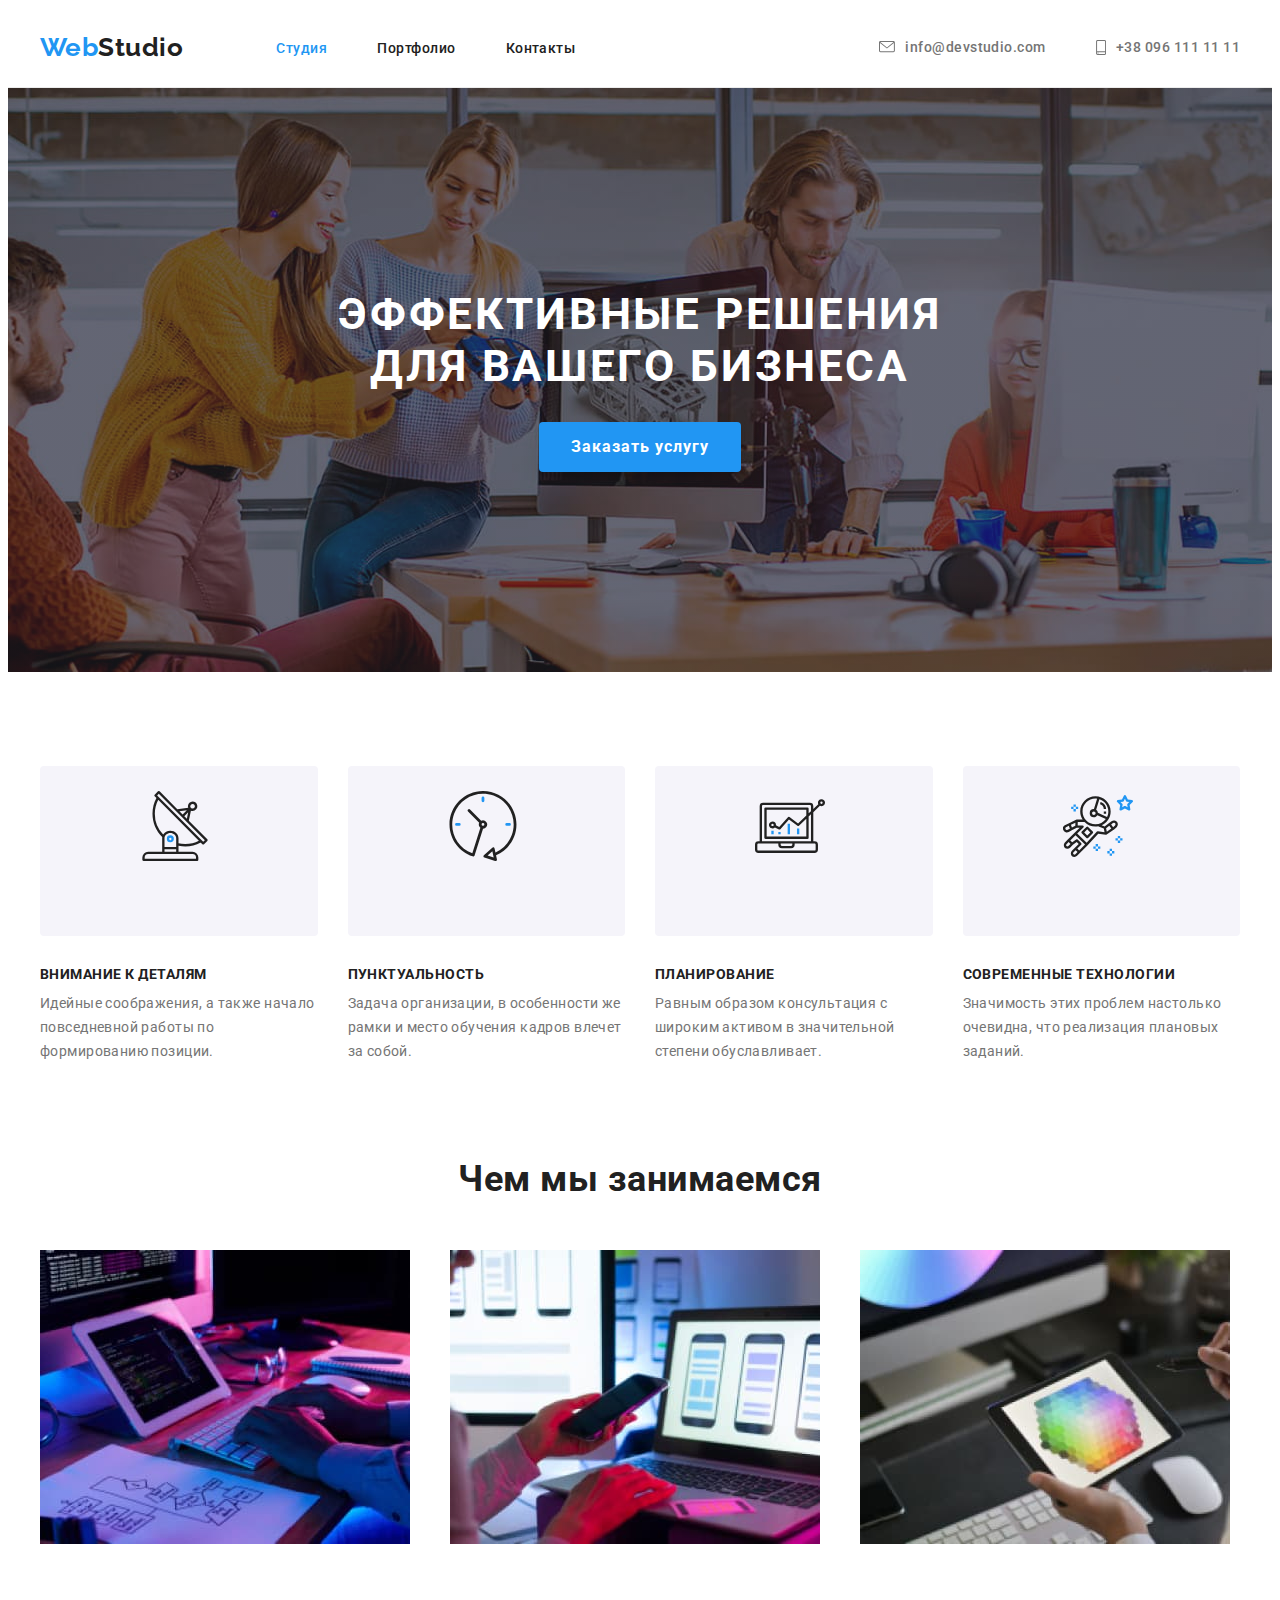
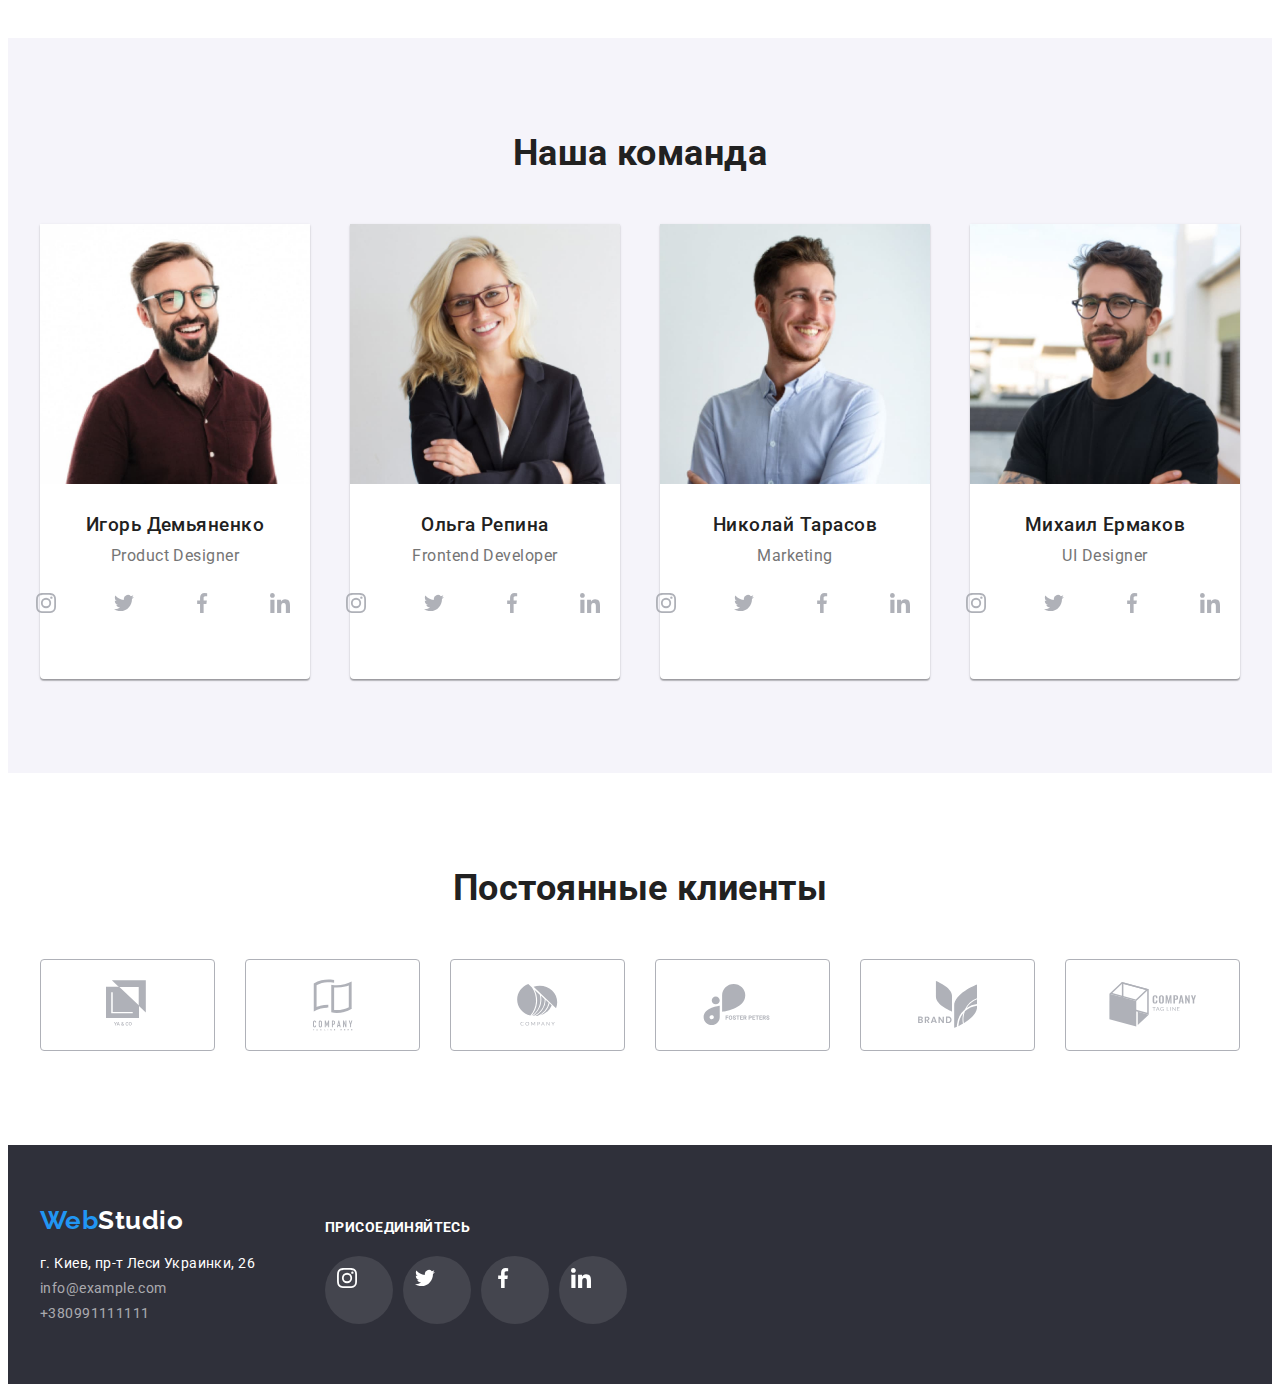
<file: index.html>
<!DOCTYPE html>
<html lang="ru">
  <head>
    <meta charset="UTF-8" />
    <meta name="viewport" content="width=1600, initial-scale=1.0" />
    <link href="https://fonts.googleapis.com/css2?family=Raleway:wght@400;700;900&family=Roboto:ital,wght@0,400;0,500;0,900;1,700&display=swap" rel="stylesheet" />
    <link
      rel="stylesheet"
      href="https://cdnjs.cloudflare.com/ajax/libs/modern-normalize/1.0.0/modern-normalize.min.css"
      integrity="sha512-ISS7cAi1PEhQ8jnbJpJZMd29NlhNj4AWYyLOSp2CE/CsHxTCu+r+t0D2yoJudVrd0/8fTVPUVDzY5Tvli75u/g=="
      crossorigin="anonymous"
    />
    <link rel="stylesheet" href="./css/common-styles.css" />
    <link rel="stylesheet" href="./css/home.css" />
    <title>Web Studio - главная страница</title>
  </head>
  <body>
    <header class="page-header flexbox">
      <div class="container flexbox justify-center">
        <nav class="main-nav flexbox justify-center">
          <a href="./index.html" class="logo"><span class="accent">Web</span>Studio</a>
          <ul class="site-nav flexbox list">
            <li class="item"><a href="./" class="link current">Студия</a></li>
            <li class="item"><a href="./portfolio.html" class="link">Портфолио</a></li>
            <li class="item"><a href="./" class="link">Контакты</a></li>
          </ul>
        </nav>
        <ul class="header-contacts flexbox list">
          <li class="item">
            <a href="mailto:info@devstudio.com" class="link">
              <svg width="16px" height="12px">
                <use href="./images/sprite.svg#mail"></use>
              </svg>
              info@devstudio.com
            </a>
          </li>
          <li class="item">
            <a href="tel:+380961111111" class="link">
              <svg width="10px" height="15px">
                <use href="./images/sprite.svg#smartphone"></use>
              </svg>
              +38 096 111 11 11
            </a>
          </li>
        </ul>
      </div>
    </header>
    <main>
      <section class="hero">
        <div class="container hero-container">
          <h1 class="hero-title">Эффективные решения <br />для вашего бизнеса</h1>
          <a href="./" class="hero-btn">Заказать услугу</a>
        </div>
      </section>
      <section class="section features">
        <div class="container">
          <ul class="features-list list flexbox">
            <li class="features-grid">
              <div class="image-container">
                <svg width="70" height="70"><use href="./images/sprite.svg#antenna"></use></svg>
              </div>
              <h3 class="item-title">Внимание к деталям</h3>
              <p class="item-text">Идейные соображения, а также начало повседневной работы по формированию позиции.</p>
            </li>
            <li class="features-grid">
              <div class="image-container">
                <svg width="70" height="70">
                  <use href="./images/sprite.svg#clock"></use>
                </svg>
              </div>
              <h3 class="item-title">Пунктуальность</h3>
              <p class="item-text">Задача организации, в особенности же рамки и место обучения кадров влечет за собой.</p>
            </li>
            <li class="features-grid">
              <div class="image-container">
                <svg width="70" height="70">
                  <use href="./images/sprite.svg#diagram"></use>
                </svg>
              </div>
              <h3 class="item-title">Планирование</h3>
              <p class="item-text">Равным образом консультация с широким активом в значительной степени обуславливает.</p>
            </li>
            <li class="features-grid">
              <div class="image-container">
                <svg width="70" height="70">
                  <use href="./images/sprite.svg#astronaut"></use>
                </svg>
              </div>
              <h3 class="item-title">Современные технологии</h3>
              <p class="item-text">Значимость этих проблем настолько очевидна, что реализация плановых заданий.</p>
            </li>
          </ul>
        </div>
      </section>
      <section class="section our-work">
        <div class="container">
          <h2 class="section-title">Чем мы занимаемся</h2>
          <ul class="grid list">
            <li class="grid-item">
              <img src="./images/content-img-1.jpg" alt="Планшет и клавиатура" width="370" />
            </li>

            <li class="grid-item">
              <img src="./images/content-img-2.jpg" alt="Смартфон" width="370" />
            </li>
            <li class="grid-item">
              <img src="./images/content-img-3.jpg" alt="Планшет с палитрой" width="370" />
            </li>
          </ul>
        </div>
      </section>
      <section class="section team">
        <div class="container">
          <h2 class="section-title">Наша команда</h2>
          <ul class="team-grid flexbox list">
            <li class="grid-item">
              <div class="team-card">
                <img src="./images/igor-dem.jpg" alt="Игорь Демьяненко" width="270" />
                <h3 class="team-name">Игорь Демьяненко</h3>
                <p class="team-position">Product Designer</p>
                <div class="sl">
                  <ul class="list flexbox social-links">
                    <li class="list-link">
                      <a class="link" href="">
                        <svg class="link-icon">
                          <use href="./images/sprite.svg#instagram"></use>
                        </svg>
                      </a>
                    </li>
                    <li class="list-link">
                      <a class="link" href=""
                        ><svg class="link-icon">
                          <use href="./images/sprite.svg#twitter"></use>
                        </svg>
                      </a>
                    </li>
                    <li class="list-link">
                      <a class="link" href=""
                        ><svg class="link-icon">
                          <use href="./images/sprite.svg#facebook"></use>
                        </svg>
                      </a>
                    </li>
                    <li class="list-link">
                      <a class="link" href="">
                        <svg class="link-icon">
                          <use href="./images/sprite.svg#linkedin"></use>
                        </svg>
                      </a>
                    </li>
                  </ul>
                </div>
              </div>
            </li>
            <li class="grid-item">
              <div class="team-card">
                <img src="./images/olga-repina.jpg" alt="Ольга Репина" width="270" />
                <h3 class="team-name">Ольга Репина</h3>
                <p class="team-position">Frontend Developer</p>
                <div class="sl">
                  <ul class="list flexbox social-links">
                    <li class="list-link">
                      <a class="link" href="">
                        <svg class="link-icon">
                          <use href="./images/sprite.svg#instagram"></use>
                        </svg>
                      </a>
                    </li>
                    <li class="list-link">
                      <a class="link" href=""
                        ><svg class="link-icon">
                          <use href="./images/sprite.svg#twitter"></use>
                        </svg>
                      </a>
                    </li>
                    <li class="list-link">
                      <a class="link" href=""
                        ><svg class="link-icon">
                          <use href="./images/sprite.svg#facebook"></use>
                        </svg>
                      </a>
                    </li>
                    <li class="list-link">
                      <a class="link" href=""
                        ><svg class="link-icon">
                          <use href="./images/sprite.svg#linkedin"></use>
                        </svg>
                      </a>
                    </li>
                  </ul>
                </div>
              </div>
            </li>
            <li class="grid-item">
              <div class="team-card">
                <img src="./images/nikolay-tarasov.jpg" alt="Николай Тарасов" width="270" />
                <h3 class="team-name">Николай Тарасов</h3>
                <p class="team-position">Marketing</p>
                <div class="sl">
                  <ul class="list flexbox social-links">
                    <li class="list-link">
                      <a class="link" href="">
                        <svg class="link-icon">
                          <use href="./images/sprite.svg#instagram"></use>
                        </svg>
                      </a>
                    </li>
                    <li class="list-link">
                      <a class="link" href=""
                        ><svg class="link-icon">
                          <use href="./images/sprite.svg#twitter"></use>
                        </svg>
                      </a>
                    </li>
                    <li class="list-link">
                      <a class="link" href=""
                        ><svg class="link-icon">
                          <use href="./images/sprite.svg#facebook"></use>
                        </svg>
                      </a>
                    </li>
                    <li class="list-link">
                      <a class="link" href=""
                        ><svg class="link-icon">
                          <use href="./images/sprite.svg#linkedin"></use>
                        </svg>
                      </a>
                    </li>
                  </ul>
                </div>
              </div>
            </li>
            <li class="grid-item">
              <div class="team-card">
                <img src="./images/mihail-ermakov.jpg" alt="Михаил Ермаков" width="270" />
                <h3 class="team-name">Михаил Ермаков</h3>
                <p class="team-position">UI Designer</p>
                <div class="sl">
                  <ul class="list flexbox social-links">
                    <li class="list-link">
                      <a class="link" href="">
                        <svg class="link-icon">
                          <use href="./images/sprite.svg#instagram"></use>
                        </svg>
                      </a>
                    </li>
                    <li class="list-link">
                      <a class="link" href=""
                        ><svg class="link-icon">
                          <use href="./images/sprite.svg#twitter"></use>
                        </svg>
                      </a>
                    </li>
                    <li class="list-link">
                      <a class="link" href=""
                        ><svg class="link-icon">
                          <use href="./images/sprite.svg#facebook"></use>
                        </svg>
                      </a>
                    </li>
                    <li class="list-link">
                      <a class="link" href=""
                        ><svg class="link-icon">
                          <use href="./images/sprite.svg#linkedin"></use>
                        </svg>
                      </a>
                    </li>
                  </ul>
                </div>
              </div>
            </li>
          </ul>
        </div>
      </section>
      <section class="section">
        <div class="brand container">
          <h2 class="section-title">Постоянные клиенты</h2>
          <ul class="list flexbox">
            <li class="brand-list">
              <a class="brand-link" href="">
                <svg width="44" height="49"><use href="./images/sprite.svg#brand-1"></use></svg>
              </a>
            </li>
            <li class="brand-list">
              <a class="brand-link" href=""
                ><svg width="40" height="52">
                  <use href="./images/sprite.svg#brand-2"></use>
                </svg>
              </a>
            </li>
            <li class="brand-list">
              <a class="brand-link" href="">
                <svg width="41" height="42">
                  <use href="./images/sprite.svg#brand-3"></use>
                </svg>
              </a>
            </li>
            <li class="brand-list">
              <a class="brand-link" href=""
                ><svg width="80" height="42">
                  <use href="./images/sprite.svg#brand-4"></use>
                </svg>
              </a>
            </li>
            <li class="brand-list">
              <a class="brand-link" href="">
                <svg width="59" height="47">
                  <use href="./images/sprite.svg#brand-5"></use>
                </svg>
              </a>
            </li>
            <li class="brand-list">
              <a class="brand-link" href=""
                ><svg width="88" height="45">
                  <use href="./images/sprite.svg#brand-6"></use>
                </svg>
              </a>
            </li>
          </ul>
        </div>
      </section>
    </main>
    <footer class="footer">
      <div class="container flexbox">
        <div class="adress-container">
          <a href="./" class="footer-logo"><span class="accent">Web</span>Studio</a>
          <address class="address">
            <span class="adress-text">г. Киев, пр-т Леси Украинки, 26</span>
            <a href="mailto:info@example.com" class="address-item">info@example.com</a>
            <a href="tel:+380991111111" class="address-item">+380991111111</a>
          </address>
        </div>
        <div class="social-join-us">
          <h2>Присоединяйтесь</h2>
          <div class="join-us">
            <ul class="list flexbox social-links">
              <li class="list-link">
                <a class="join" href="">
                  <svg class="link-icon">
                    <use href="./images/sprite.svg#instagram"></use>
                  </svg>
                </a>
              </li>
              <li class="list-link">
                <a class="join" href=""
                  ><svg class="link-icon">
                    <use href="./images/sprite.svg#twitter"></use>
                  </svg>
                </a>
              </li>
              <li class="list-link">
                <a class="join" href=""
                  ><svg class="link-icon">
                    <use href="./images/sprite.svg#facebook"></use>
                  </svg>
                </a>
              </li>
              <li class="list-link">
                <a class="join" href=""
                  ><svg class="link-icon">
                    <use href="./images/sprite.svg#linkedin"></use>
                  </svg>
                </a>
              </li>
            </ul>
          </div>
        </div>
      </div>
    </footer>
  </body>
</html>
</file>
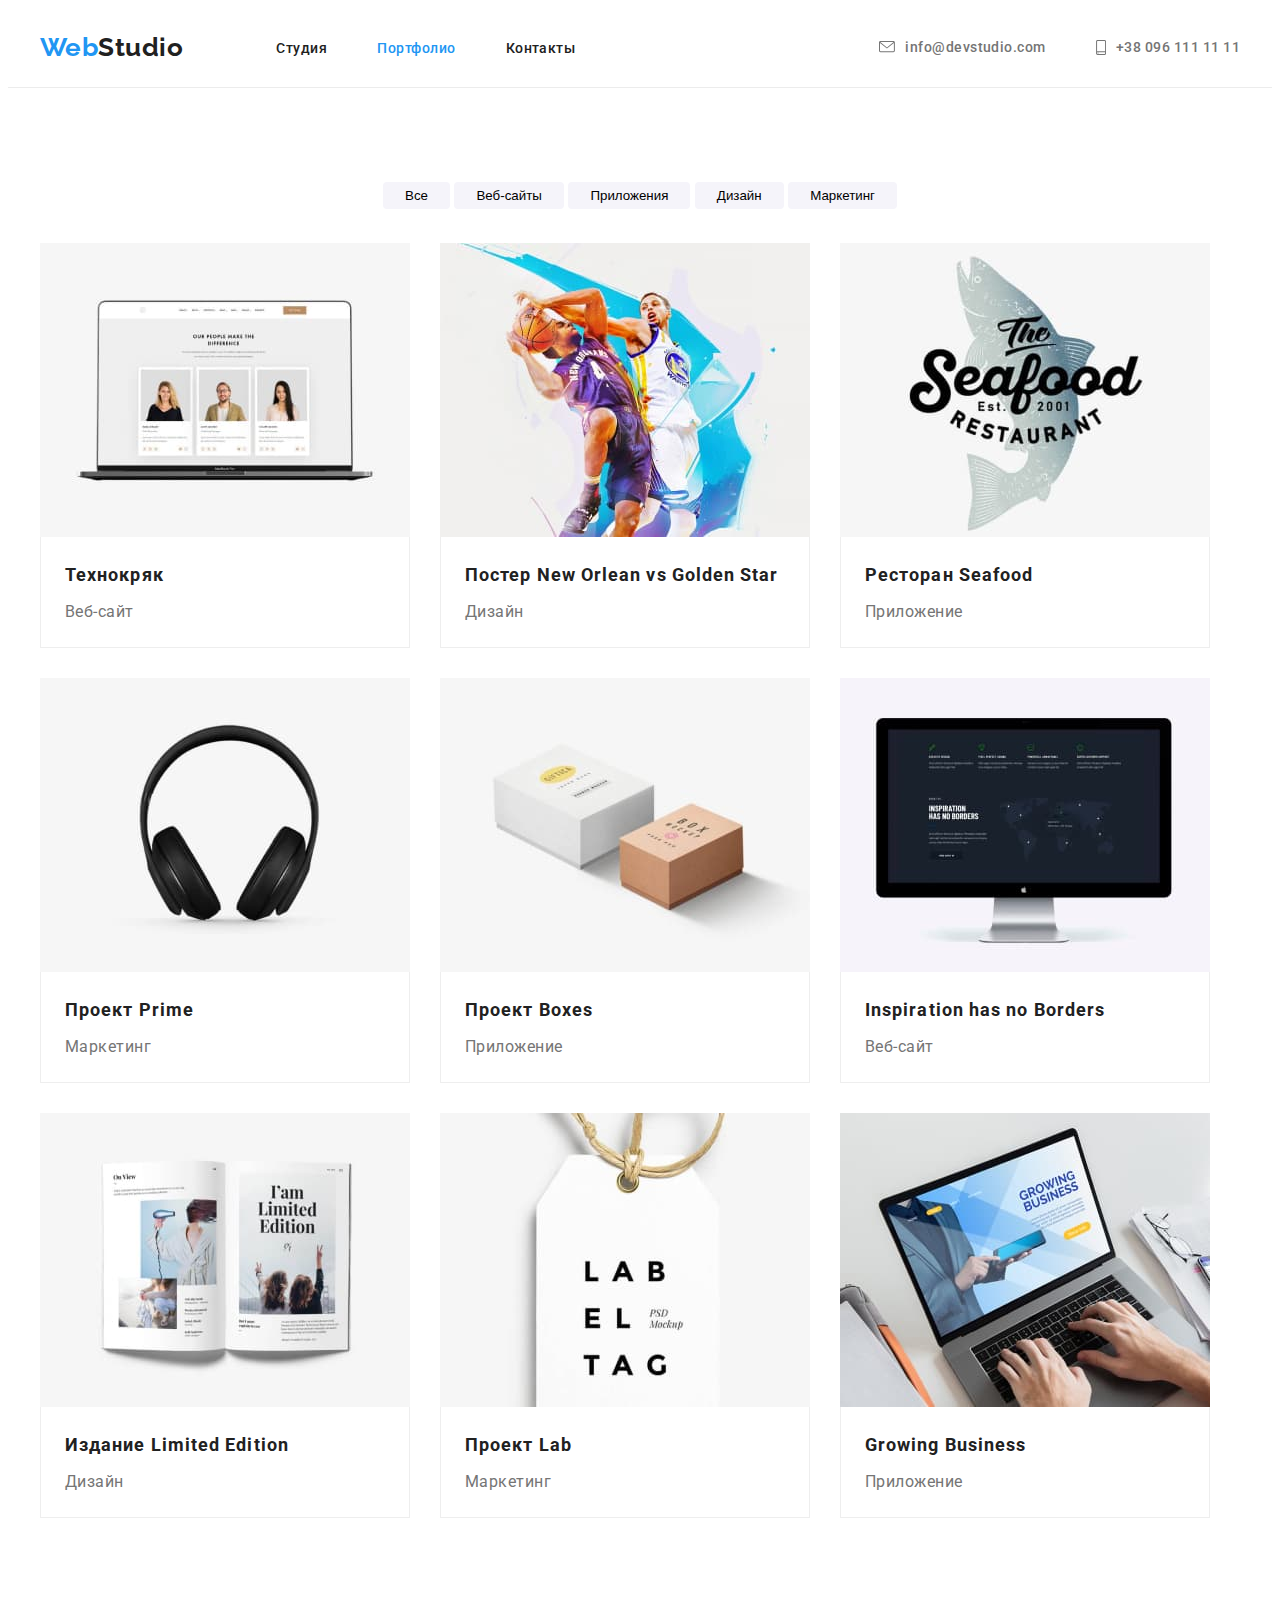
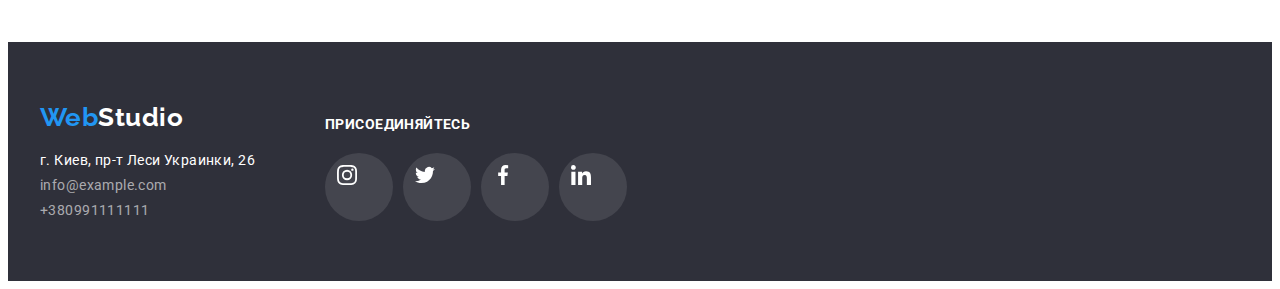
<file: portfolio.html>
<!DOCTYPE html>
<html lang="ru">
  <head>
    <meta charset="UTF-8" />
    <meta name="viewport" content="width=1600, initial-scale=1.0" />
    <link href="https://fonts.googleapis.com/css2?family=Raleway:wght@400;700;900&family=Roboto:ital,wght@0,400;0,500;0,900;1,700&display=swap" rel="stylesheet" />
    <link
      rel="stylesheet"
      href="https://cdnjs.cloudflare.com/ajax/libs/modern-normalize/1.0.0/modern-normalize.min.css"
      integrity="sha512-ISS7cAi1PEhQ8jnbJpJZMd29NlhNj4AWYyLOSp2CE/CsHxTCu+r+t0D2yoJudVrd0/8fTVPUVDzY5Tvli75u/g=="
      crossorigin="anonymous"
    />
    <link rel="stylesheet" href="./css/common-styles.css" />
    <link rel="stylesheet" href="./css/portfolio.css" />

    <title>Web Studio - Портфолио</title>
  </head>
  <body>
    <header class="page-header flexbox">
      <div class="container flexbox justify-center">
        <nav class="main-nav flexbox justify-center">
          <a href="./index.html" class="logo"><span class="accent">Web</span>Studio</a>
          <ul class="site-nav flexbox list">
            <li class="item"><a href="./" class="link">Студия</a></li>
            <li class="item"><a href="./portfolio.html" class="link current">Портфолио</a></li>
            <li class="item"><a href="./" class="link">Контакты</a></li>
          </ul>
        </nav>
        <ul class="header-contacts flexbox list">
          <li class="item">
            <a href="mailto:info@devstudio.com" class="link">
              <svg width="16px" height="12px">
                <use href="./images/sprite.svg#mail"></use>
              </svg>
              info@devstudio.com
            </a>
          </li>
          <li class="item">
            <a href="tel:+380961111111" class="link">
              <svg width="10px" height="15px">
                <use href="./images/sprite.svg#smartphone"></use>
              </svg>
              +38 096 111 11 11
            </a>
          </li>
        </ul>
      </div>
    </header>
    <div class="container our-examples">
      <!-- <h1>Наши работы</h1> -->
      <div class="btn-container">
        <button type="button" class="btn">Все</button>
        <button type="button" class="btn">Веб-сайты</button>
        <button type="button" class="btn">Приложения</button>
        <button type="button" class="btn">Дизайн</button>
        <button type="button" class="btn">Маркетинг</button>
      </div>
      <div class="grid-container">
        <ul class="card-grid flexbox list">
          <li class="grid-item">
            <div class="grid-item-container">
              <a href="">
                <img src="./images/techcrack.jpg" alt="Экран ноутбука" width="370" />
                <div class="list-container">
                  <h2 class="list-title">Технокряк</h2>
                  <p class="list-text">Веб-сайт</p>
                </div></a
              >
            </div>
          </li>
          <li class="grid-item">
            <div class="grid-item-container">
              <a href="">
                <img src="./images/new-orlean.jpg" alt="Баскетболисты" width="370" />
                <div class="list-container">
                  <h2 class="list-title">Постер New Orlean vs Golden Star</h2>
                  <p class="list-text">Дизайн</p>
                </div>
              </a>
            </div>
          </li>
          <li class="grid-item">
            <div class="grid-item-container">
              <a href="">
                <img src="./images/seafood.jpg" alt="Рыба" width="370" />
                <div class="list-container">
                  <h2 class="list-title">Ресторан Seafood</h2>
                  <p class="list-text">Приложение</p>
                </div>
              </a>
            </div>
          </li>
          <li class="grid-item">
            <div class="grid-item-container">
              <a href="">
                <img src="./images/project-prime.jpg" alt="Наушники" width="370" />
                <div class="list-container">
                  <h2 class="list-title">Проект Prime</h2>
                  <p class="list-text">Маркетинг</p>
                </div>
              </a>
            </div>
          </li>
          <li class="grid-item">
            <div class="grid-item-container">
              <a href="">
                <img src="./images/project-boxes.jpg" alt="Коробки" width="370" />
                <div class="list-container">
                  <h2 class="list-title">Проект Boxes</h2>
                  <p class="list-text">Приложение</p>
                </div>
              </a>
            </div>
          </li>
          <li class="grid-item">
            <div class="grid-item-container">
              <a href="">
                <img src="./images/inspiration.jpg" alt="Экран iMac" width="370" />
                <div class="list-container">
                  <h2 class="list-title">Inspiration has no Borders</h2>
                  <p class="list-text">Веб-сайт</p>
                </div>
              </a>
            </div>
          </li>
          <li class="grid-item">
            <div class="grid-item-container">
              <a href="">
                <img src="./images/limited-edition.jpg" alt="Книга" width="370" />
                <div class="list-container">
                  <h2 class="list-title">Издание Limited Edition</h2>
                  <p class="list-text">Дизайн</p>
                </div>
              </a>
            </div>
          </li>
          <li class="grid-item">
            <div class="grid-item-container">
              <a href="">
                <img src="./images/project-lab.jpg" alt="Lab el Tag" width="370" />
                <div class="list-container">
                  <h2 class="list-title">Проект Lab</h2>
                  <p class="list-text">Маркетинг</p>
                </div>
              </a>
            </div>
          </li>
          <li class="grid-item">
            <div class="grid-item-container">
              <a href="">
                <img src="./images/growing-business.jpg" alt="Ноутбук" width="370" />
                <div class="list-container">
                  <h2 class="list-title">Growing Business</h2>
                  <p class="list-text">Приложение</p>
                </div>
              </a>
            </div>
          </li>
        </ul>
      </div>
    </div>
    <footer class="footer">
      <div class="container flexbox">
        <div class="adress-container">
          <a href="./" class="footer-logo"><span class="accent">Web</span>Studio</a>
          <address class="address">
            <span class="adress-text">г. Киев, пр-т Леси Украинки, 26</span>
            <a href="mailto:info@example.com" class="address-item">info@example.com</a>
            <a href="tel:+380991111111" class="address-item">+380991111111</a>
          </address>
        </div>
        <div class="social-join-us">
          <h2>Присоединяйтесь</h2>
          <div class="join-us">
            <ul class="list flexbox social-links">
              <li class="list-link">
                <a class="join" href="">
                  <svg class="link-icon">
                    <use href="./images/sprite.svg#instagram"></use>
                  </svg>
                </a>
              </li>
              <li class="list-link">
                <a class="join" href=""
                  ><svg class="link-icon">
                    <use href="./images/sprite.svg#twitter"></use>
                  </svg>
                </a>
              </li>
              <li class="list-link">
                <a class="join" href=""
                  ><svg class="link-icon">
                    <use href="./images/sprite.svg#facebook"></use>
                  </svg>
                </a>
              </li>
              <li class="list-link">
                <a class="join" href=""
                  ><svg class="link-icon">
                    <use href="./images/sprite.svg#linkedin"></use>
                  </svg>
                </a>
              </li>
            </ul>
          </div>
        </div>
      </div>
    </footer>
  </body>
</html>
</file>
<file: css/common-styles.css>
/*
Основной цвет текста: #212121
Вторичный цвет текста: #757575
Основной акцент: #2196F3
Белый текст и основной фон: #FFFFFF
Цвет текста футера: rgba(255, 255, 255, 0.6);
Вторичный цвет фона: #2F303A
*/

:root {
  --primary-text-color: #212121;
  --secondary-text-color: #757575;
  --main-accent: #2196f3;
  --pure-white-color: #ffffff;
  --footer-text-color: rgba(255, 255, 255, 0.6);
  --secondary-bg-color: #2f303a;
}

h1,
h2,
h3,
p {
  margin: 0px;
  padding: 0px;
}

img {
  display: block;
}

.list {
  list-style: none;
  margin: 0px;
  padding: 0px;
}

.flexbox {
  display: flex;
}

.page-header {
  background-color: var(--pure-white-color);
  padding-top: 24px;
  padding-bottom: 25px;
  border-bottom: 1px solid #ececec;
}

.container {
  width: 1200px;
  padding: 0px 15px 0 15px;
  margin-top: 0px;
  margin-bottom: 0px;
  margin-right: auto;
  margin-left: auto;
  /*outline: 2px solid tomato;*/
}
.justify-center {
  align-items: center;
  justify-content: flex-end;
}
/* шапка странички*/
.main-nav {
  margin-right: auto;
}

.logo {
  text-decoration: none;
  color: var(--primary-text-color);
  font-family: Raleway, sans-serif;
  font-weight: 700;
  font-size: 26px;
  inline-size: 1.2;
}
.accent {
  color: var(--main-accent);
}
.site-nav {
  margin-left: 93px;
}
.site-nav .link {
  text-decoration: none;
  color: var(--primary-text-color);
  font-weight: 500;
  font-size: 14px;
  margin: 0px;
}
.main-nav .item:not(:last-child) {
  margin-right: 50px;
}
.site-nav .link:hover,
.site-nav .link:focus {
  color: var(--main-accent);
}

.site-nav .current {
  color: var(--main-accent);
}

.header-contacts .link {
  text-decoration: none;
  font-family: Roboto;
  font-weight: 500;
  font-size: 14px;
  color: var(--secondary-text-color);
}

.header-contacts .link:hover,
.header-contacts .link:focus {
  color: var(--main-accent);
  text-decoration: underline;
}

.header-contacts .item:not(:last-child) {
  margin-right: 50px;
}
.header-contacts a {
  display: flex;
  flex-direction: row;
  align-items: center;
}
.header-contacts svg {
  display: inline-block;
  margin-right: 10px;
  fill: #757575;
}

.header-contacts .link:hover svg,
.header-contacts .link:focus svg {
  fill: var(--main-accent);
}

/* футер */

.footer {
  font-weight: 400;
  font-style: normal;
  font-size: 14px;
  background-color: var(--secondary-bg-color);
  padding-top: 60px;
  padding-bottom: 60px;
}
.footer-logo {
  text-decoration: none;
  color: var(--pure-white-color);
  font-family: Raleway, sans-serif;
  font-weight: 700;
  font-size: 26px;
  inline-size: 1.2;
}
.address {
  font-weight: 400;
  font-style: normal;
  color: var(--pure-white-color);
  letter-spacing: 0.03em;
  margin-top: 20px;
}
.adress-text {
  display: block;
}
.address-item {
  display: block;
  text-decoration: none;
  font-family: Roboto;
  font-weight: 400;
  font-size: 14px;
  color: var(--footer-text-color);
  margin-top: 9px;
}

.address-item:hover,
.address-item:focus {
  color: var(--main-accent);
  text-decoration: underline;
}
.adress-container {
  display: flex;
  flex-direction: column;
  margin-right: 70px;
}

.social-links .link {
  display: block;
  width: 44px;
  height: 44px;
  padding: 12px;
  fill: #afb1b8;
}

.list-link {
  margin-right: 10px;
  flex-basis: calc((100% - 3 * 10px) / 4);
}

.list-link:last-child {
  margin-right: 0px;
}

.link-icon {
  display: block;
  width: 20px;
  height: 20px;
}

.join-us {
  padding-top: 20px;
}

.social-join-us h2 {
  font-weight: 700;
  font-size: 14px;
  line-height: 1.14;
  letter-spacing: 0.03em;
  text-transform: uppercase;
  color: var(--pure-white-color);
  margin-top: 15px;
}

.social-links .join {
  display: block;
  width: 44px;
  height: 44px;
  padding: 12px;
  fill: #ffffff;
}

.social-links .join {
  background-color: rgba(255, 255, 255, 0.1);
  border-radius: 50%;
}
.social-links .join:hover,
.social-links .join:focus {
  background-color: var(--main-accent);
  border-radius: 50%;
}
</file>
<file: css/home.css>
body {
  color: var(--secondary-text-color);
  background-color: var(--pure-white-color);
  font-family: Roboto;
  letter-spacing: 0.03em;
}

.hero {
  background-color: #c4c4c4;
  padding-top: 200px;
  padding-bottom: 200px;
  background-image: linear-gradient(rgba(47, 48, 58, 0.4) 50%, rgba(47, 48, 58, 0.4) 50%), url(../images/hero-bg.jpg);
  background-position: center, center;
  background-repeat: no-repeat, no-repeat;
  background-size: 1600px, 1600px;
}

.hero-container {
  text-align: center;
  width: 696px;
}

.hero-title {
  text-decoration: none;
  font-weight: 700;
  font-size: 44px;
  color: var(--pure-white-color);
  text-align: center;
  text-transform: uppercase;
  letter-spacing: 0.06em;
}

.hero-btn {
  display: inline-block;
  text-decoration: none;
  padding: 10px 32px;
  margin-top: 30px;
  border-radius: 4px;
  font-weight: 700;
  font-size: 16px;
  line-height: 1.87;
  letter-spacing: 0.06em;
  color: var(--pure-white-color);
  background-color: var(--main-accent);
  box-shadow: 0px 4px 4px rgba(0, 0, 0, 0.15);
}

.image-container {
  width: auto;
  height: 120px;
  background-color: #f5f4fa;
  border-radius: 4px;
  margin-bottom: 30px;
  padding: 25px 100px;
}

.section-title {
  color: var(--primary-text-color);
  font-size: 36px;
  font-weight: 700;
}
.section .item-title {
  color: var(--primary-text-color);
  text-transform: uppercase;
  font-size: 14px;
}

/*Секция: Наши преимущества*/
.features {
  padding-top: 94px;
  padding-bottom: 94px;
}

.section.features .item-text {
  font-weight: 400;
  margin-top: 10px;
  line-height: 1.71;
  font-size: 14px;
  letter-spacing: 0.03em;
}

.features-list {
  display: flex;
  flex-direction: row;
  flex-wrap: wrap;
  /*margin-right: -30px;
  margin-bottom: -30px;*/
}
.features-grid {
  /*outline: 1px solid teal;*/
  margin-right: 30px;
  /*margin-bottom: 30px;*/
  flex-basis: calc((100% - 3 * 30px) / 4);
}

.features-grid:nth-child(4n) {
  margin-right: 0px;
}

/*Секция: Чем мы занимаемся*/

.section.our-work {
  padding-top: 0px;
  padding-bottom: 94px;
  text-align: center;
}

.section.our-work .grid {
  display: flex;
  flex-direction: row;
  flex-wrap: wrap;
  margin-top: 50px;
  /* margin-right: -30px;
  margin-bottom: -30px; */
  /* outline: 1px solid tomato; */
}
.section.our-work .grid-item {
  /* outline: 1px solid teal; */
  margin-right: 30px;
  /* margin-bottom: 30px; */
  flex-basis: calc((100% - 2 * 30px) / 3);
}
.section.our-work .grid-item:nth-child(3n) {
  margin-right: 0px;
}

/*Team section*/
.section.team {
  background-color: #f5f4fa;
  text-align: center;
  padding-top: 94px;
  padding-bottom: 94px;
}

.team-grid {
  display: flex;
  flex-direction: row;
  justify-content: space-between;
  flex-wrap: wrap;
  margin-top: 50px;
  /*margin-right: -30px;
  margin-bottom: -30px;
  outline: 1px solid tomato;*/
}

.section.team .grid-item {
  /* outline: 1px solid teal;*/
  margin-right: 30px;
  /*margin-bottom: 30px;*/
  flex-basis: calc((100% - 4 * 30px) / 4);
}
.section.team .grid-item:nth-child(4n) {
  margin-right: 0px;
}

.team-card {
  padding-bottom: 30px;
  width: 270px;
  height: auto;
  background-color: var(--pure-white-color);
  /* material shadow v1 */
  box-shadow: 0px 1px 3px rgba(0, 0, 0, 0.12), 0px 1px 1px rgba(0, 0, 0, 0.14), 0px 2px 1px rgba(0, 0, 0, 0.2);
  border-radius: 0px 0px 4px 4px;
}
.team-name {
  margin-top: 30px;
  color: var(--primary-text-color);
  font-weight: 500;
}

.team-position {
  margin-top: 10px;
  font-weight: 400;
}

.social-links {
  justify-content: center;
  align-items: center;
  padding: 0px;
  margin: 0px;
}
.sl {
  padding-top: 16px;
  padding-right: 30px;
  padding-left: 30px;
}

.social-links .link:hover,
.social-links .link:focus {
  background-color: var(--main-accent);
  border-radius: 50%;
}

.social-links .link:hover .link-icon,
.social-links .link:focus .link-icon {
  fill: var(--pure-white-color);
}

/* Секция с постоянными клиентами */

.brand {
  padding-top: 94px;
  padding-bottom: 94px;
  text-align: center;
}
.brand-list {
  flex-basis: calc((100% - 5 * 30px) / 6);
  display: flex;
  flex-wrap: nowrap;
  align-items: center;
  justify-content: center;
  height: 90px;
  border: 1px solid #afb1b8;
  border-radius: 4px;
  margin-top: 50px;
  margin-right: 30px;
}

.brand-list:last-child {
  margin-right: 0;
}

.brand-list:hover,
.brand-list:focus,
.brand-list:hover svg,
.brand-list:focus svg {
  border-color: var(--main-accent);
  fill: var(--main-accent);
}

.brand-list svg {
  fill: #afb1b8;
}

.brand-link {
  display: flex;
  flex-wrap: nowrap;
  align-items: center;
  justify-content: center;
  width: 168px;
  height: 90px;
}
</file>
<file: css/portfolio.css>
body {
  font-family: Roboto;
  font-style: normal;
  font-weight: 400;
  letter-spacing: 0.03em;
}
.list-title {
  text-align: left;
  color: var(--primary-text-color);
  font-size: 18px;
  line-height: 2;
  letter-spacing: 0.06em;
}

.list-text {
  text-align: left;
  margin-top: 4px;
  color: var(--secondary-text-color);
  font-size: 16px;
  line-height: 1.87;
  letter-spacing: 0.03em;
}

.btn {
  padding: 6px 22px;
  border-style: none;
  background: #f5f4fa;
  border-radius: 4px;
  cursor: pointer;
}

.btn:hover,
.btn:focus {
  padding: 6px 22px;
  border-style: none;
  background: #2196f3;
  box-shadow: 0px 3px 1px rgba(0, 0, 0, 0.1), 0px 1px 2px rgba(0, 0, 0, 0.08), 0px 2px 2px rgba(0, 0, 0, 0.12);
  border-radius: 4px;
  color: var(--pure-white-color);
}

.our-examples {
  text-align: center;
  margin-top: 94px;
}

.grid-container {
  margin-top: 34px;
  margin-bottom: 94px;
}

.grid-item-container a {
  text-decoration: none;
}

.grid-item-container:hover,
.grid-item-container:focus {
  box-shadow: 0px 1px 1px rgba(0, 0, 0, 0.12), 0px 4px 4px rgba(0, 0, 0, 0.06), 1px 4px 6px rgba(0, 0, 0, 0.16);
}

.card-grid {
  flex-wrap: wrap;
  flex-direction: row;
  flex-basis: calc((100% - 8 * 30px) / 9);
}

.grid-item {
  padding-right: 30px;
  padding-bottom: 30px;
}
.grid-item:nth-child(3n) {
  padding-right: 0px;
}

.list-container {
  padding: 20px 24px;
  text-align: left;
  border: 1px solid #eeeeee;
  border-top: none;
}
.grid-item img {
  display: block;
}
</file>
